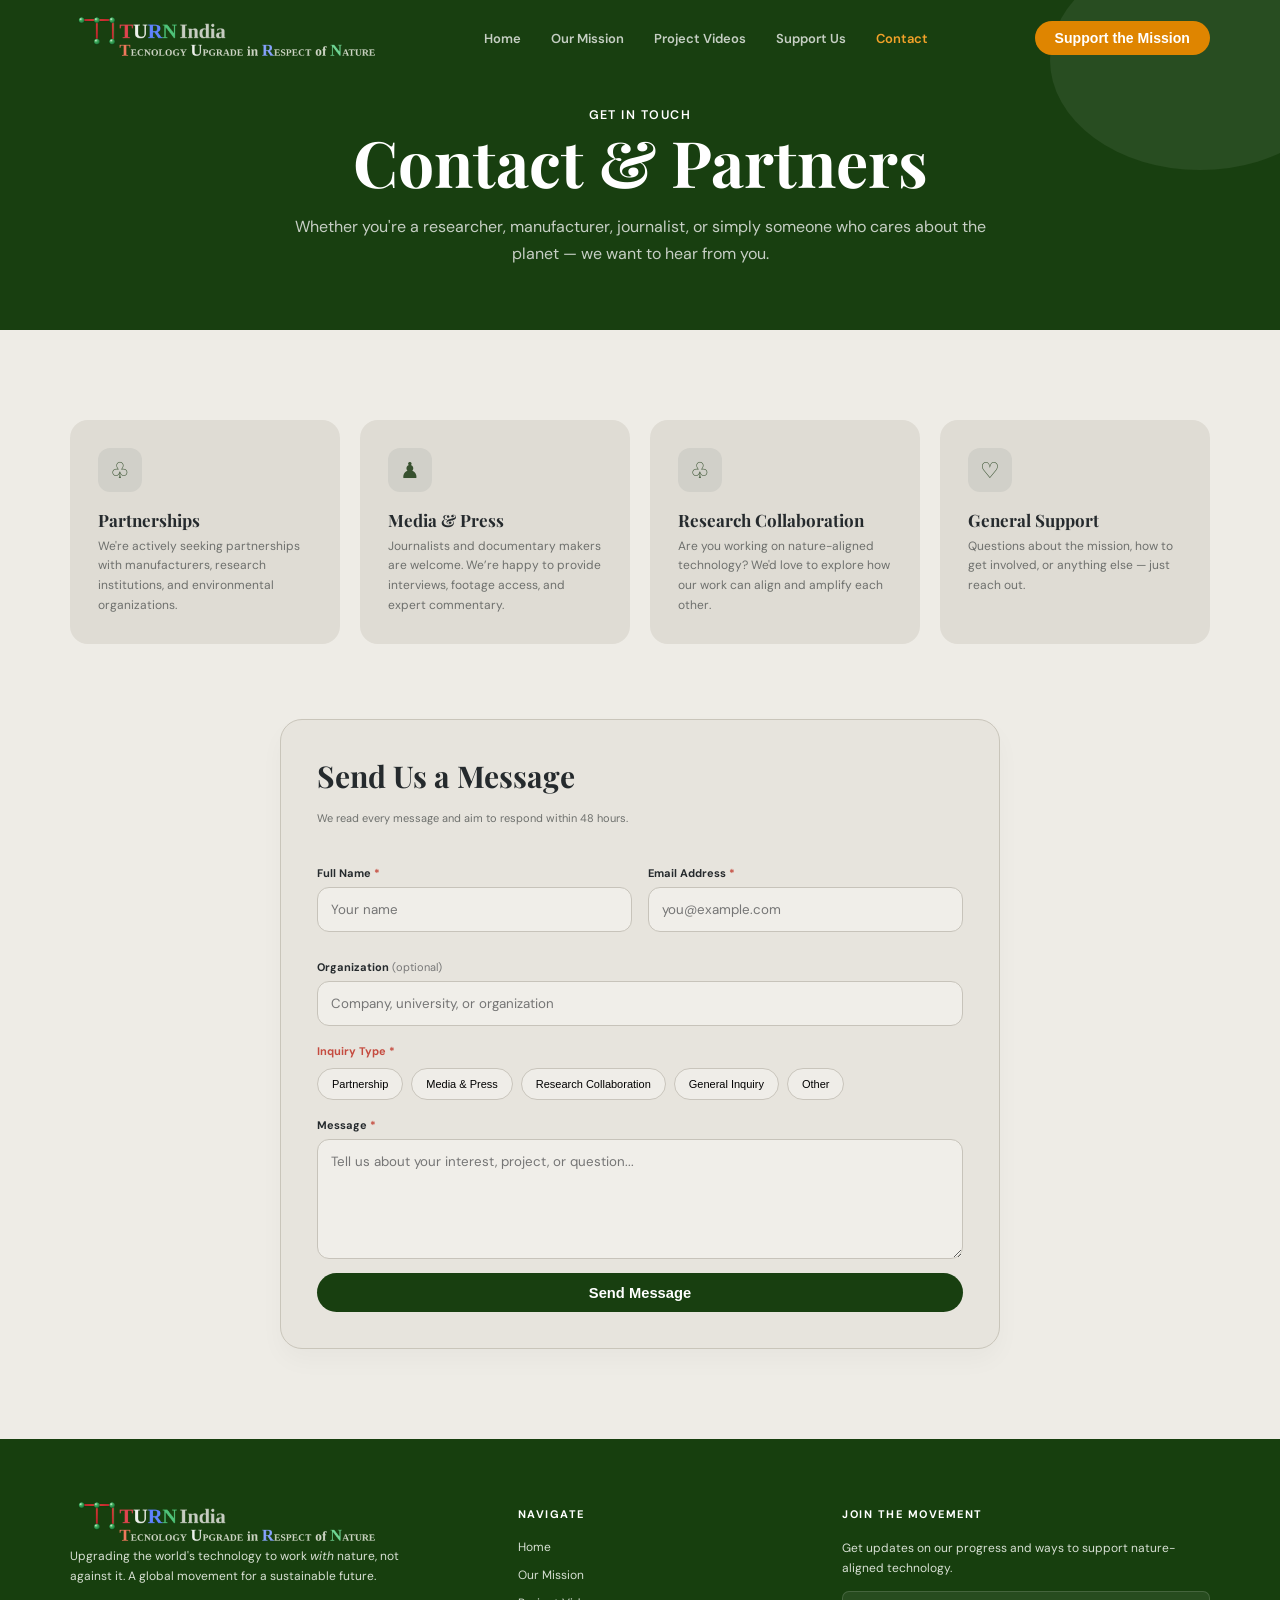
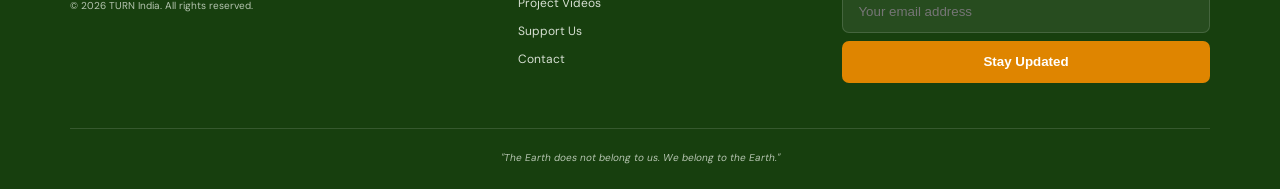
<file: contact.html>
<!DOCTYPE html>
<html lang="en">

<head>
  <meta charset="UTF-8">
  <meta name="viewport" content="width=device-width, initial-scale=1.0">
  <title>Contact & Partners | TurnIndia</title>
  <meta content="width=device-width, initial-scale=1.0" name="viewport">
  <meta content="TurnIndia | Upgrade Technology Protect Nature." name="keywords">
  <meta content="A modern environmental technology movement." name="description">
  <link id="favicon" rel="shortcut icon" href="assets/favicon.png" type="image/x-png">
  <link rel="preconnect" href="https://fonts.googleapis.com">
  <link rel="preconnect" href="https://fonts.gstatic.com" crossorigin>
   <link rel="stylesheet" href="https://cdnjs.cloudflare.com/ajax/libs/font-awesome/6.5.1/css/all.min.css">
  <link
    href="https://fonts.googleapis.com/css2?family=DM+Sans:wght@400;500;600;700&family=Playfair+Display:wght@600;700;800&display=swap"
    rel="stylesheet">
  <link rel="stylesheet" href="assets/style.css">
</head>

<body>
  <header class="navbar">
    <!-- <a href="index.html" class="brand">
      <img src="assets/logo.png" alt="TURN India logo" class="brand-logo">
    </a>
    <button class="menu-toggle"><span></span><span></span></button> -->
    <a href="index.html" class="brand">
      <picture>
        <source media="(max-width: 576px)" srcset="assets/logo-mobile.png">
        <img src="assets/logo.png" alt="TURN India logo" class="brand-logo">
      </picture>
    </a>
    <button class="menu-toggle" aria-label="Open menu">
      <i class="fas fa-align-left"></i>
    </button>
    <nav>
      <a href="index.html">Home</a>
      <a href="mission.html">Our Mission</a>
      <a href="videos.html">Project Videos</a>
      <a href="support.html">Support Us</a>
      <a href="contact.html" class="active">Contact</a>
    </nav>

    <a class="btn btn-orange nav-cta" href="support.html">Support the Mission</a>
  </header>

  <main>
    <section class="contact-hero">
      <div class="shape"></div>
      <div class="center reveal">
        <span class="eyebrow">GET IN TOUCH</span>
        <h1>Contact & Partners</h1>
        <p>Whether you're a researcher, manufacturer, journalist, or simply someone who cares about the planet — we want
          to hear from you.</p>
      </div>
    </section>

    <section class="contact-main section">
      <div class="contact-options">
        <div class="contact-option reveal">
          <div class="icon">♧</div>
          <h3>Partnerships</h3>
          <p>We're actively seeking partnerships with manufacturers, research institutions, and environmental
            organizations.</p>
        </div>
        <div class="contact-option reveal delay-1">
          <div class="icon">♟</div>
          <h3>Media & Press</h3>
          <p>Journalists and documentary makers are welcome. We’re happy to provide interviews, footage access, and
            expert commentary.</p>
        </div>
        <div class="contact-option reveal delay-2">
          <div class="icon">♧</div>
          <h3>Research Collaboration</h3>
          <p>Are you working on nature-aligned technology? We'd love to explore how our work can align and amplify each
            other.</p>
        </div>
        <div class="contact-option reveal delay-3">
          <div class="icon">♡</div>
          <h3>General Support</h3>
          <p>Questions about the mission, how to get involved, or anything else — just reach out.</p>
        </div>
      </div>

      <form id="message" class="contact-form reveal">
        <h2>Send Us a Message</h2>
        <p>We read every message and aim to respond within 48 hours.</p>
        <div class="form-row"><label>Full Name <b>*</b><input type="text" name="name" placeholder="Your name"
              required></label><label>Email Address <b>*</b><input type="email" name="email"
              placeholder="you@example.com" required></label></div>
        <label>Organization <span>(optional)</span><input type="text" name="subject"
            placeholder="Company, university, or organization"></label>
        <div class="inquiry"><b>Inquiry Type *</b>
          <div class="chips"><button type="button" data-type="Partnership">Partnership</button><button type="button"
              data-type="Media & Press">Media & Press</button><button type="button"
              data-type="Research Collaboration">Research Collaboration</button><button type="button"
              data-type="General Inquiry">General Inquiry</button><button type="button" data-type="Other">Other</button>
          </div><input type="hidden" id="inquiryType" required>
        </div>
        <label>Message <b>*</b><textarea name="message"
            placeholder="Tell us about your interest, project, or question..." required></textarea></label>
        <button class="btn btn-green full" type="submit">Send Message</button>
      </form>
    </section>
  </main>
  <footer class="footer">
    <div class="footer-grid">
      <div>
        <a class="brand" href="index.html">
          <img src="assets/logo.png" alt="TURN India logo" class="brand-logo">
          <!-- <span class="brand-mark">T</span><span><b>TURN</b> India<small>Upgrade in Progress</small></span> -->
        </a>
        <p>Upgrading the world's technology to work <i>with</i> nature, not against it. A global movement for a
          sustainable future.</p><small>© 2026 TURN India. All rights reserved.</small>
      </div>
      <div>
        <h4>NAVIGATE</h4>
        <a href="index.html">Home</a>
        <a href="mission.html">Our Mission</a>
        <a href="videos.html">Project Videos</a>
        <a href="support.html">Support Us</a>
        <a href="contact.html">Contact</a>
      </div>
      <div>
        <h4>JOIN THE MOVEMENT</h4>
        <p>Get updates on our progress and ways to support nature-aligned technology.</p>
        <form class="newsletter"><input type="email" placeholder="Your email address" required><button>Stay
            Updated</button></form>
      </div>
    </div>
    <div class="footer-bottom"><i>"The Earth does not belong to us. We belong to the Earth."</i></div>
  </footer>
  <div class="toast" id="toast"></div>
  <script src="https://code.jquery.com/jquery-3.7.1.min.js"></script>
  <script src="assets/script.js"></script>
  <script>
    // ---- Inquiry type chip selection ----
    const chipButtons = document.querySelectorAll(".chips button");
    const inquiryInput = document.getElementById("inquiryType");

    chipButtons.forEach((btn) => {
      btn.addEventListener("click", () => {
        chipButtons.forEach((b) => b.classList.remove("active"));
        btn.classList.add("active");
        inquiryInput.value = btn.dataset.type;
      });
    });

    // ---- Form submission ----
    const form = document.getElementById("message");
    const toast = document.getElementById("toast");

    function showToast(text, isError = false) {
      toast.textContent = text;
      toast.classList.add("show");
      toast.classList.toggle("error", isError);
      setTimeout(() => toast.classList.remove("show"), 3500);
    }

    form.addEventListener("submit", async function (e) {
      e.preventDefault();

      if (!inquiryInput.value) {
        showToast("Please select an inquiry type.", true);
        return;
      }

      const formData = new FormData(form);
      const payload = {
        name: formData.get("name"),
        email: formData.get("email"),
        subject: formData.get("subject"),
        // inquiryType: inquiryInput.value,
        message: formData.get("message"),
      };

      const submitBtn = form.querySelector("button[type='submit']");
      const originalText = submitBtn.textContent;
      submitBtn.disabled = true;
      submitBtn.textContent = "Sending...";

      try {
        //const res = await fetch("http://localhost:3000/api/public/contact", {
        const res = await fetch("https://turn-india-next.vercel.app/api/contacts", {
          method: "POST",
          headers: { "Content-Type": "application/json" },
          body: JSON.stringify(payload),
        });

        const result = await res.json();

        if (res.ok && result.success) {
          showToast("Message sent! We'll get back to you within 48 hours.");
          form.reset();
          chipButtons.forEach((b) => b.classList.remove("active"));
          inquiryInput.value = "";
        } else {
          showToast(result.message || "Something went wrong. Please try again.", true);
        }
      } catch (err) {
        console.error("Contact form submit error:", err);
        showToast("Network error. Please try again later.", true);
      } finally {
        submitBtn.disabled = false;
        submitBtn.textContent = originalText;
      }
    });
  </script>
</body>

</html>
</file>
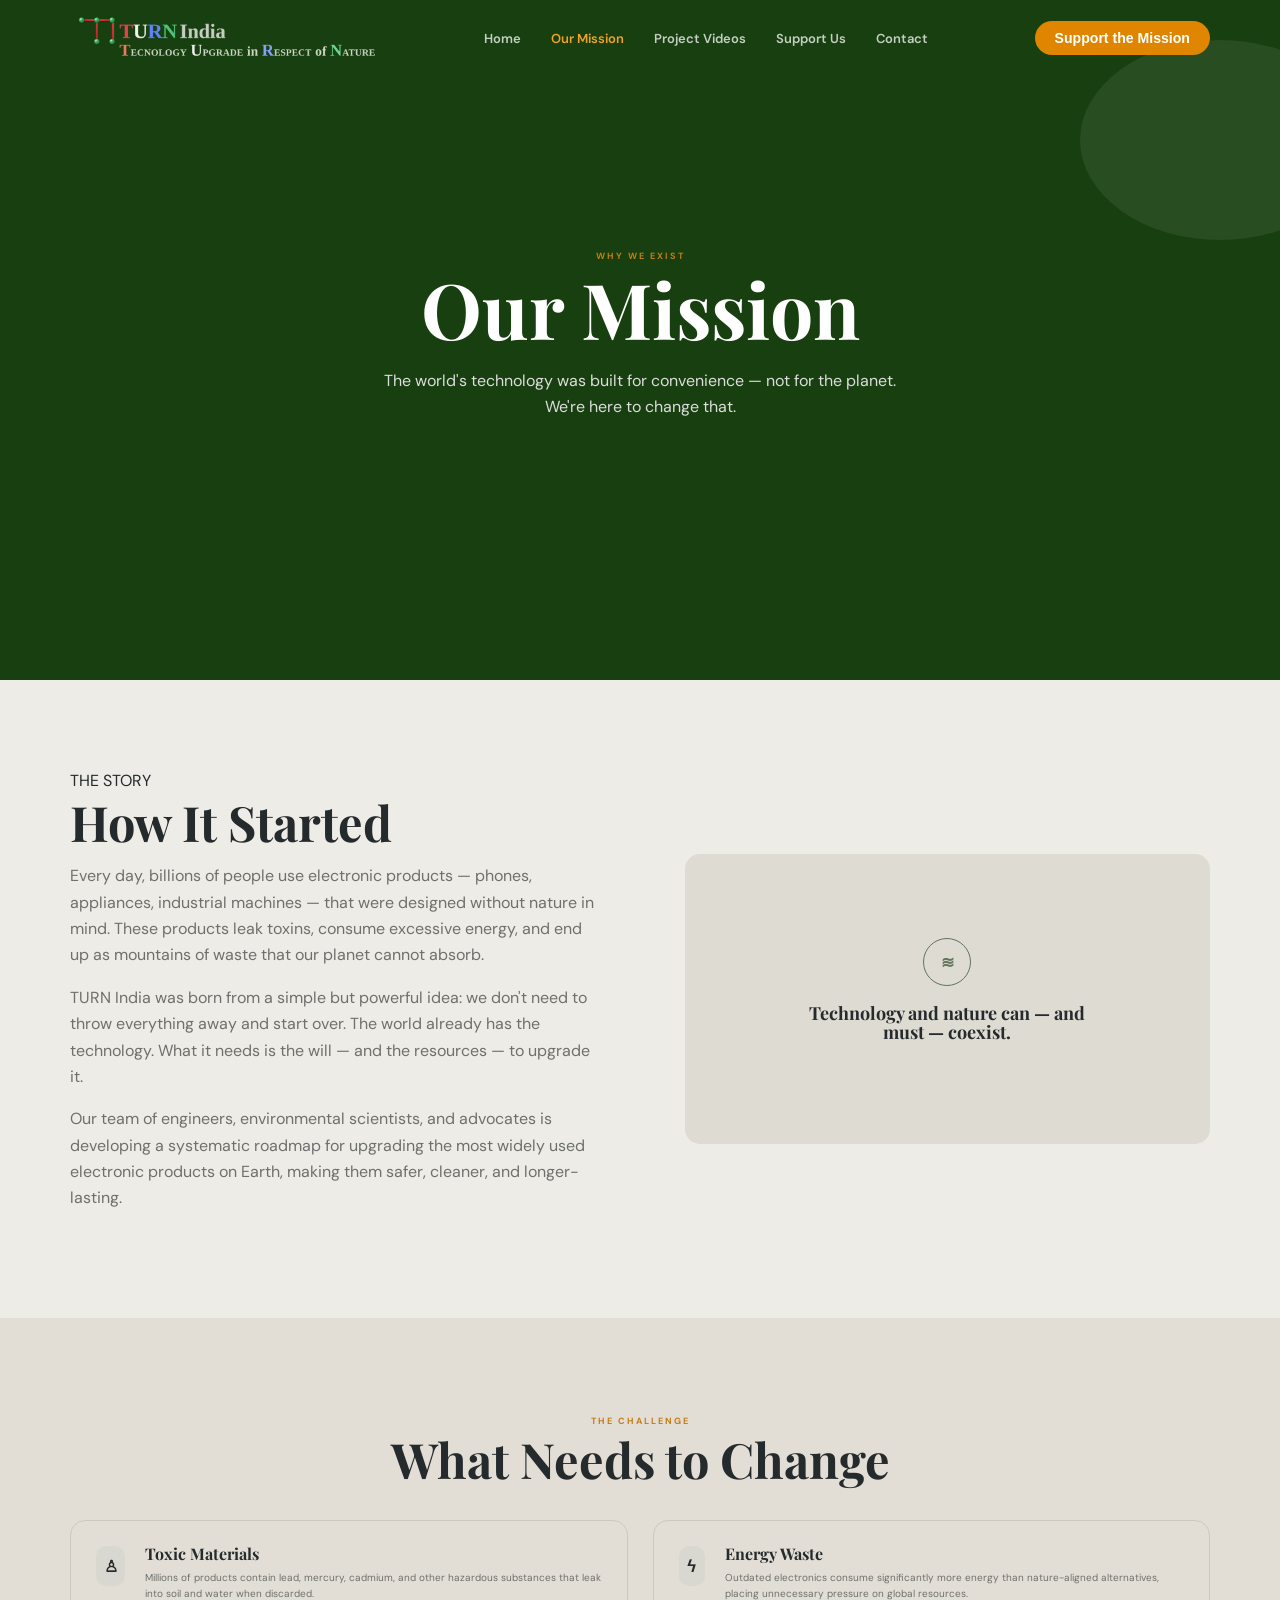
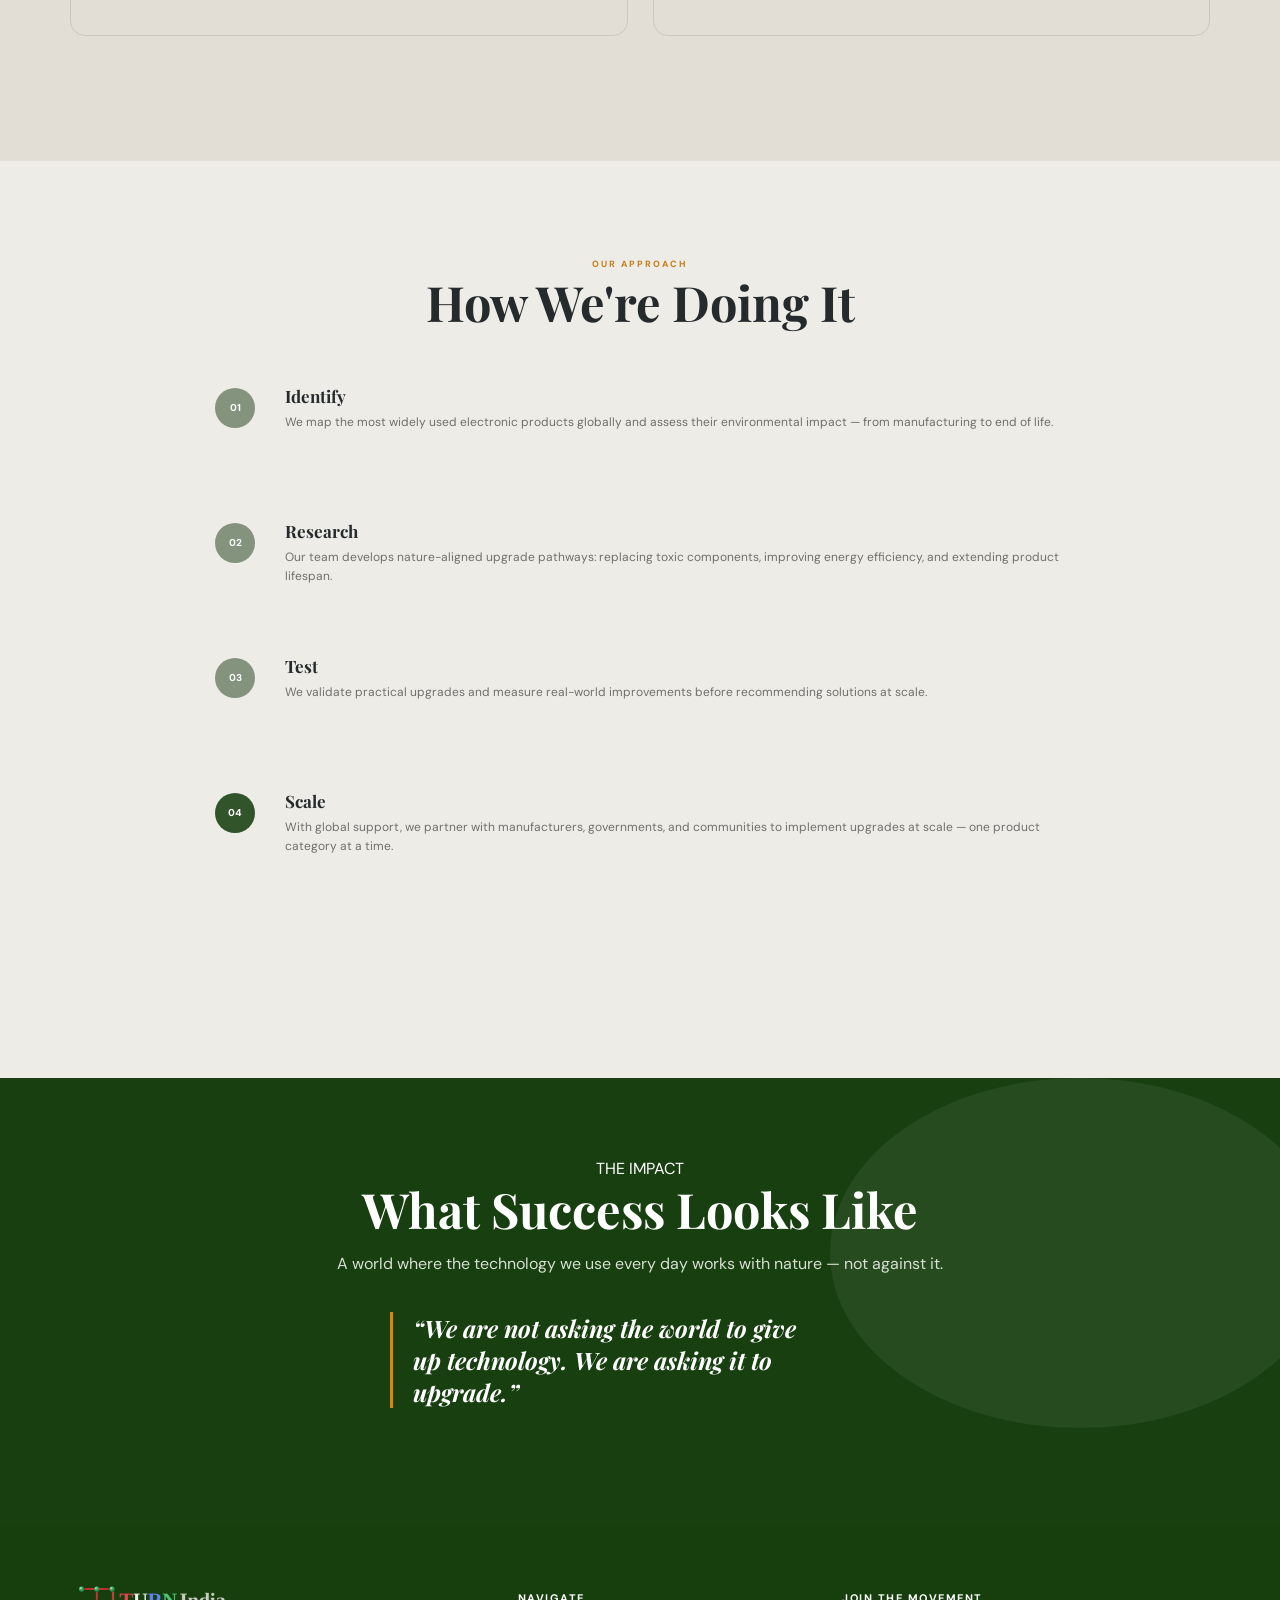
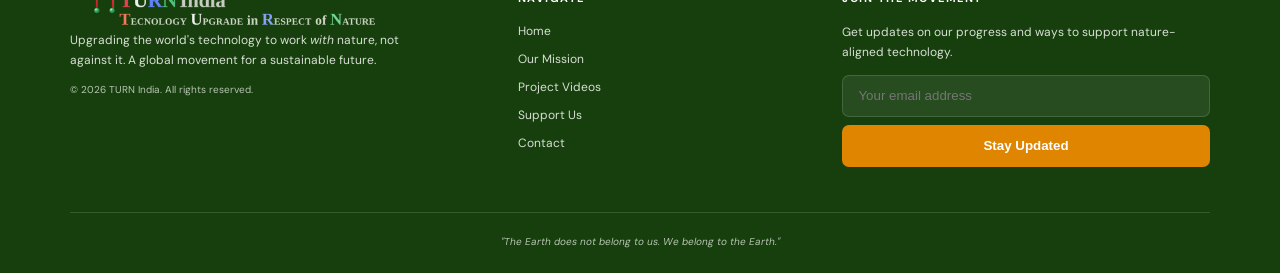
<file: mission.html>
<!DOCTYPE html>
<html lang="en">

<head>
    <meta charset="UTF-8">
    <meta name="viewport" content="width=device-width, initial-scale=1.0">
    <title>Mission | TurnIndia</title>
    <meta content="width=device-width, initial-scale=1.0" name="viewport">
    <meta content="TurnIndia | Upgrade Technology Protect Nature." name="keywords">
    <meta content="A modern environmental technology movement." name="description">
    <!-- Favicon -->
    <link id="favicon" rel="shortcut icon" href="assets/favicon.png" type="image/x-png">
    <link rel="stylesheet" href="https://cdnjs.cloudflare.com/ajax/libs/font-awesome/6.5.1/css/all.min.css">
    <link rel="preconnect" href="https://fonts.googleapis.com">
    <link rel="preconnect" href="https://fonts.gstatic.com" crossorigin>
    <link
        href="https://fonts.googleapis.com/css2?family=DM+Sans:wght@400;500;600;700&family=Playfair+Display:wght@600;700;800&display=swap"
        rel="stylesheet">
    <link rel="stylesheet" href="assets/style.css">
</head>

<body>
    <!-- <header class="navbar solid"> -->
    <header class="navbar">
        <!-- <a class="brand" href="index.html">
            <img src="assets/logo.png" alt="TURN India logo" class="brand-logo">
        </a>
        <button class="menu-toggle" aria-label="Open menu"><span></span><span></span></button> -->
        <a href="index.html" class="brand">
            <picture>
                <source media="(max-width: 576px)" srcset="assets/logo-mobile.png">
                <img src="assets/logo.png" alt="TURN India logo" class="brand-logo">
            </picture>
        </a>
        <button class="menu-toggle" aria-label="Open menu">
            <i class="fas fa-align-left"></i>
        </button>
        <nav>
            <a href="index.html">Home</a>
            <a class="active" href="mission.html">Our Mission</a>
            <a href="videos.html">Project Videos</a>
            <a href="support.html">Support Us</a>
            <a href="contact.html">Contact</a>
        </nav>
        <a class="btn btn-orange nav-cta" href="support.html">Support the Mission</a>
    </header>
    <section class="hero"><i class="orb"></i>
        <div class="reveal"><span>WHY WE EXIST</span>
            <h1>Our Mission</h1>
            <p>The world's technology was built for convenience — not for the planet.<br>We're here to change that.
            </p>
        </div>
    </section>
    <section class="section story">
        <div class="two">
            <article class="reveal"><span>THE STORY</span>
                <h2>How It Started</h2>
                <p>Every day, billions of people use electronic products — phones, appliances, industrial machines —
                    that were designed without nature in mind. These products leak toxins, consume excessive energy,
                    and
                    end up as mountains of waste that our planet cannot absorb.</p>
                <p>TURN India was born from a simple but powerful idea: we don't need to throw everything away and
                    start
                    over. The world already has the technology. What it needs is the will — and the resources — to
                    upgrade it.</p>
                <p>Our team of engineers, environmental scientists, and advocates is developing a systematic roadmap
                    for
                    upgrading the most widely used electronic products on Earth, making them safer, cleaner, and
                    longer-lasting.</p>
            </article>
            <aside class="quote reveal"><b>≋</b>
                <h3>Technology and nature can — and<br>must — coexist.</h3>
            </aside>
        </div>
    </section>
    <section class="section tinted">
        <div class="center reveal"><span>THE CHALLENGE</span>
            <h2>What Needs to Change</h2>
        </div>
        <div class="cards">
            <article class="reveal"><b>♙</b>
                <div>
                    <h3>Toxic Materials</h3>
                    <p>Millions of products contain lead, mercury, cadmium, and other hazardous substances that leak
                        into soil and water when discarded.</p>
                </div>
            </article>
            <article class="reveal"><b>ϟ</b>
                <div>
                    <h3>Energy Waste</h3>
                    <p>Outdated electronics consume significantly more energy than nature-aligned alternatives,
                        placing
                        unnecessary pressure on global resources.</p>
                </div>
            </article>
        </div>
    </section>
    <section class="section">
        <div class="center reveal"><span>OUR APPROACH</span>
            <h2>How We're Doing It</h2>
        </div>
        <div class="timeline">
            <article class="reveal"><b>01</b>
                <div>
                    <h3>Identify</h3>
                    <p>We map the most widely used electronic products globally and assess their environmental
                        impact —
                        from manufacturing to end of life.</p>
                </div>
            </article>
            <article class="reveal"><b>02</b>
                <div>
                    <h3>Research</h3>
                    <p>Our team develops nature-aligned upgrade pathways: replacing toxic components, improving
                        energy
                        efficiency, and extending product lifespan.</p>
                </div>
            </article>
            <article class="reveal"><b>03</b>
                <div>
                    <h3>Test</h3>
                    <p>We validate practical upgrades and measure real-world improvements before recommending
                        solutions
                        at scale.</p>
                </div>
            </article>
            <article class="reveal"><b>04</b>
                <div>
                    <h3>Scale</h3>
                    <p>With global support, we partner with manufacturers, governments, and communities to implement
                        upgrades at scale — one product category at a time.</p>
                </div>
            </article>
        </div>
    </section>
    <section class="impact"><i></i>
        <div class="center reveal"><span>THE IMPACT</span>
            <h2>What Success Looks Like</h2>
            <p>A world where the technology we use every day works with nature — not against it.</p>
            <blockquote>“We are not asking the world to give<br>up technology. We are asking it to<br>upgrade.”
            </blockquote>
        </div>
    </section>
    <footer class="footer">
        <div class="footer-grid">
            <div>
                <a class="brand" href="index.html">
                    <img src="assets/logo.png" alt="TURN India logo" class="brand-logo">
                </a>
                <p>Upgrading the world's technology to work <i>with</i> nature, not against it. A global movement for a
                    sustainable future.</p><small>© 2026 TURN India. All rights reserved.</small>
            </div>
            <div>
                <h4>NAVIGATE</h4>
                <a href="index.html">Home</a>
                <a href="mission.html">Our Mission</a>
                <a href="videos.html">Project Videos</a>
                <a href="support.html">Support Us</a>
                <a href="contact.html">Contact</a>
            </div>
            <div>
                <h4>JOIN THE MOVEMENT</h4>
                <p>Get updates on our progress and ways to support nature-aligned technology.</p>
                <form class="newsletter"><input type="email" placeholder="Your email address" required><button>Stay
                        Updated</button></form>
            </div>
        </div>
        <div class="footer-bottom"><i>"The Earth does not belong to us. We belong to the Earth."</i></div>
    </footer>
    <div class="toast" id="toast"></div>
    <div class="toast"></div>
    <script src="https://code.jquery.com/jquery-3.7.1.min.js"></script>
    <script src="assets/script.js"></script>
</body>

</html>
</file>
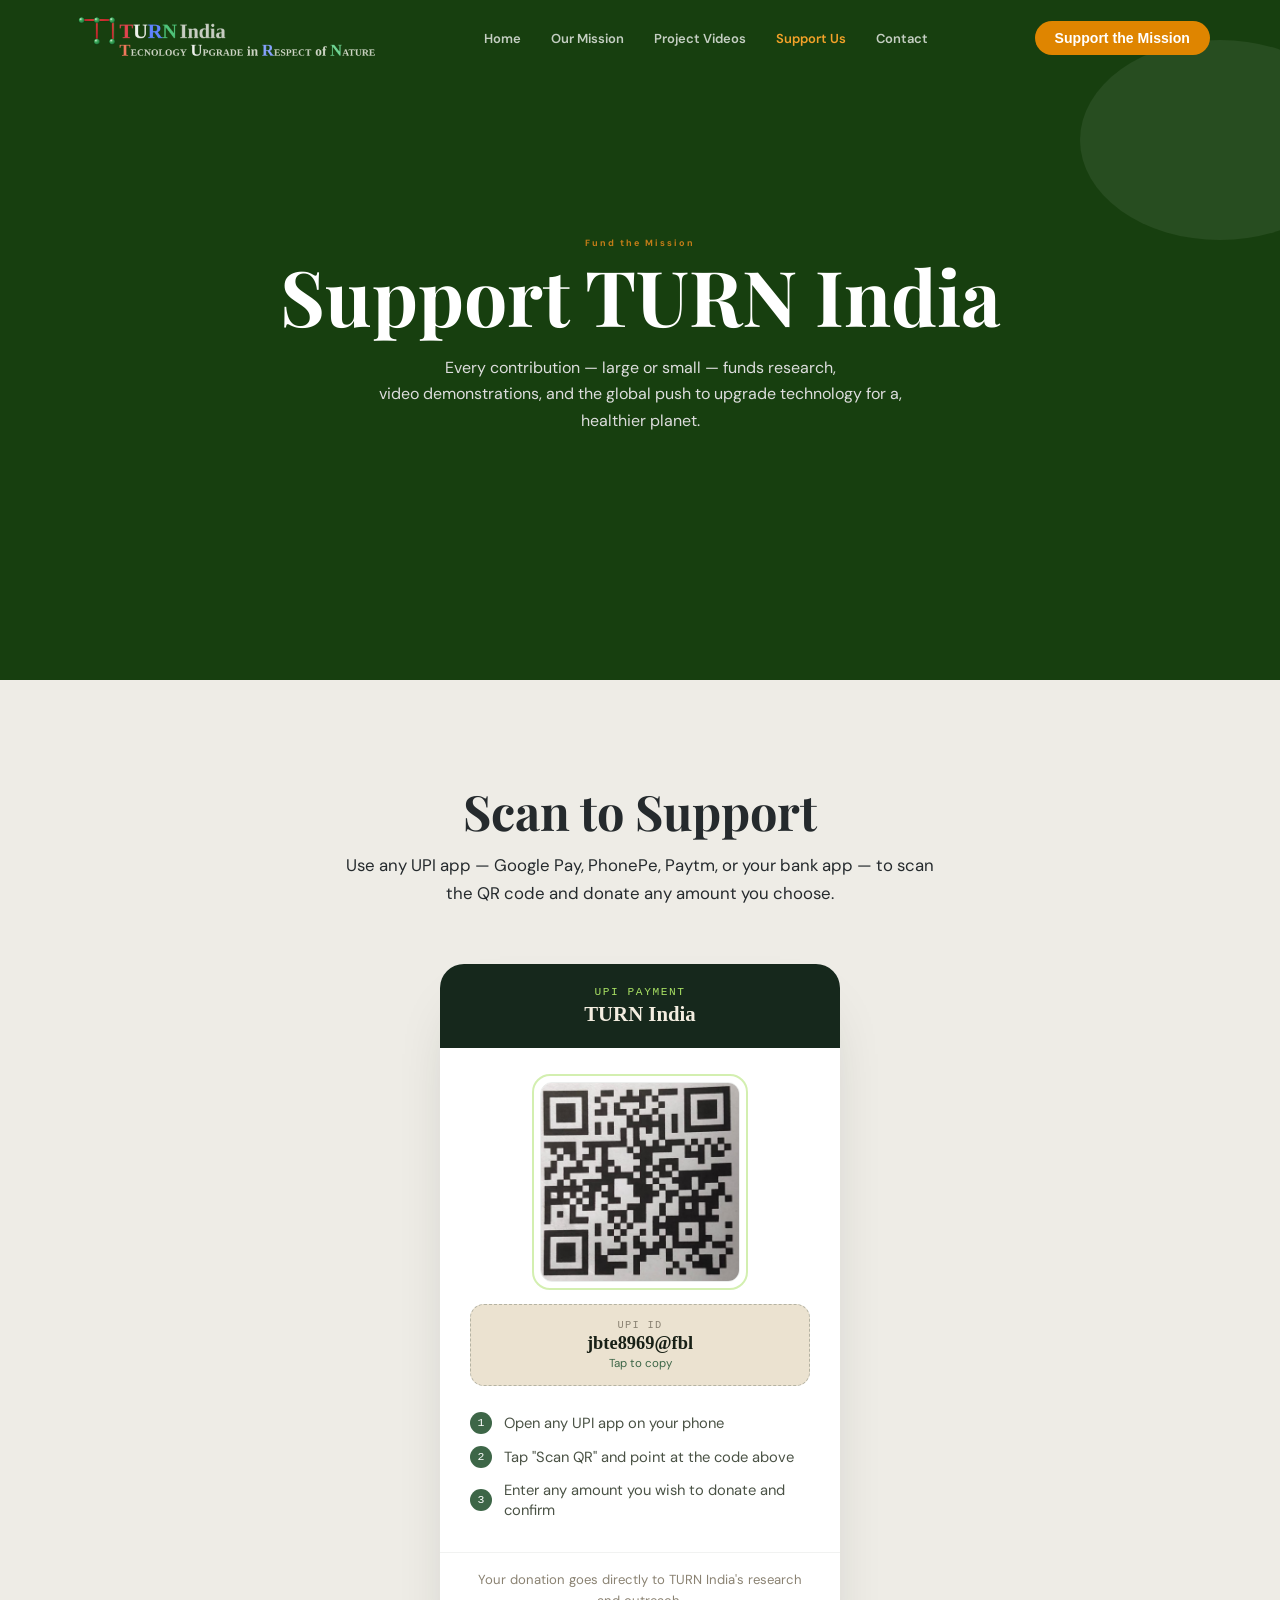
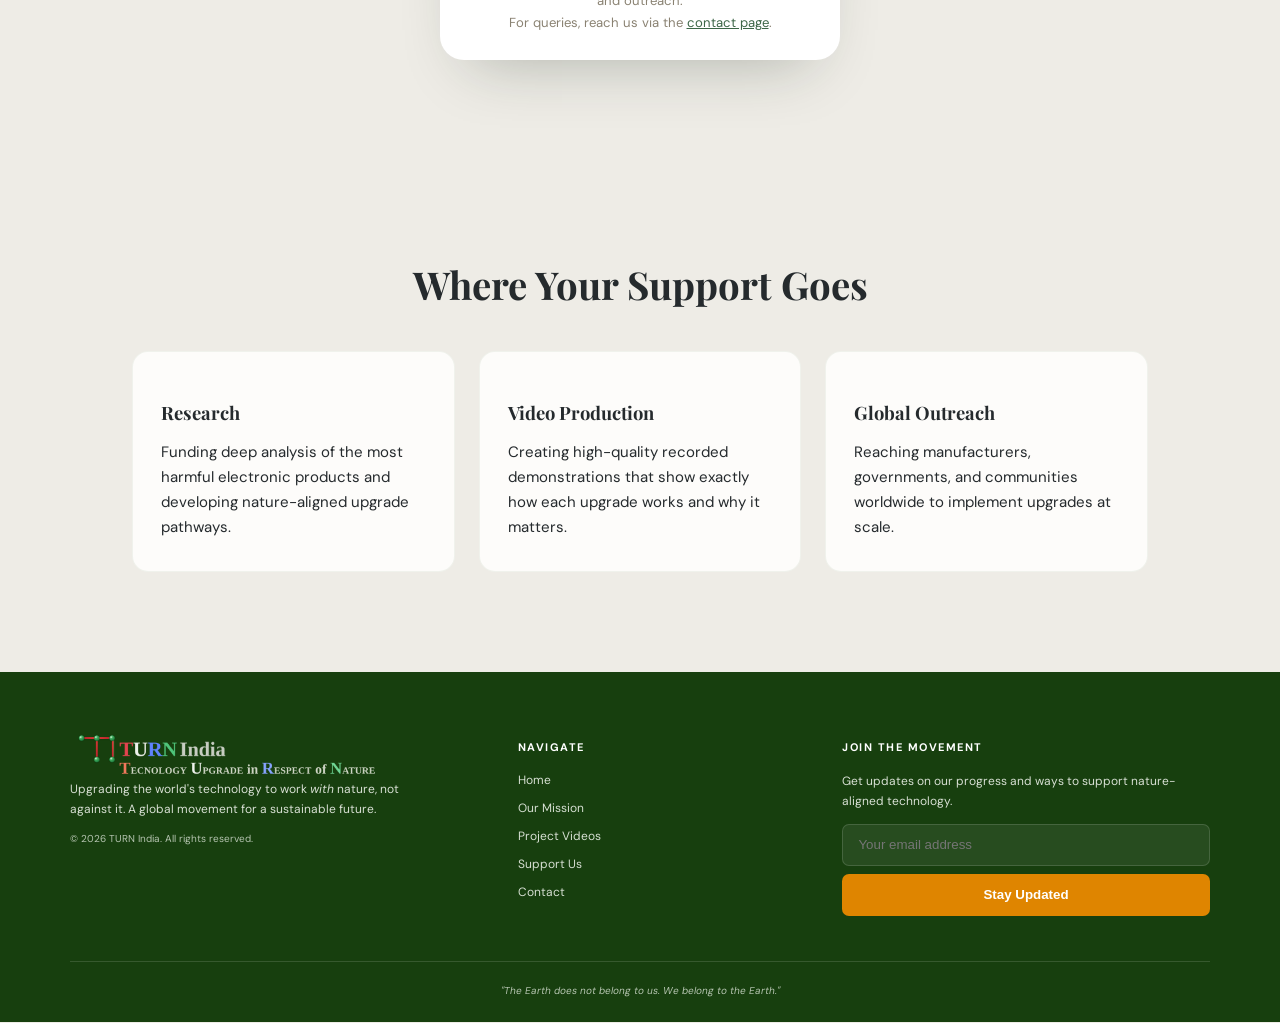
<file: support.html>
<!DOCTYPE html>
<html lang="en">

<head>
    <meta charset="UTF-8">
    <meta name="viewport" content="width=device-width, initial-scale=1.0">
    <title>Support | TurnIndia</title>
    <meta content="width=device-width, initial-scale=1.0" name="viewport">
    <meta content="TurnIndia | Upgrade Technology Protect Nature." name="keywords">
    <meta content="A modern environmental technology movement." name="description">
    <!-- Favicon -->
    <link id="favicon" rel="shortcut icon" href="assets/favicon.png" type="image/x-png">
    <link rel="stylesheet" href="https://cdnjs.cloudflare.com/ajax/libs/font-awesome/6.5.1/css/all.min.css">
    <link rel="preconnect" href="https://fonts.googleapis.com">
    <link rel="preconnect" href="https://fonts.gstatic.com" crossorigin>
    <link
        href="https://fonts.googleapis.com/css2?family=DM+Sans:wght@400;500;600;700&family=Playfair+Display:wght@600;700;800&display=swap"
        rel="stylesheet">
    <link rel="stylesheet" href="assets/style.css">
    <script src="assets/vendor/jquery.min.js"></script>
    <script src="assets/support.js"></script>
</head>

<body>
    <header class="navbar">
        <a href="index.html" class="brand">
            <picture>
                <source media="(max-width: 576px)" srcset="assets/logo-mobile.png">
                <img src="assets/logo.png" alt="TURN India logo" class="brand-logo">
            </picture>
        </a>
        <button class="menu-toggle" aria-label="Open menu">
            <i class="fas fa-align-left"></i>
        </button>
        <!-- <a class="brand" href="index.html">
            <img src="assets/logo.png" alt="TURN India logo" class="brand-logo">
        </a>
        <button class="menu-toggle" aria-label="Open menu"><span></span><span></span></button> -->
        <nav>
            <a href="index.html">Home</a>
            <a href="mission.html">Our Mission</a>
            <a href="videos.html">Project Videos</a>
            <a class="active" href="support.html">Support Us</a>
            <a href="contact.html">Contact</a>
        </nav>
        <a class="btn btn-orange nav-cta" href="support.html">Support the Mission</a>
    </header>
    <section class="hero"><i class="orb"></i>
        <div class="reveal"><span>Fund the Mission</span>
            <h1>Support TURN India</h1>
            <p>Every contribution — large or small — funds research,<br> video demonstrations,
                and the global push to upgrade technology for a,<br> healthier planet.</p>
            </p>
        </div>
    </section>
    <!-- ================= SCAN TO SUPPORT ================= -->
    <section class="scan" id="support-card">
        <div class="section-inner">
            <h2 class="reveal">Scan to Support</h2>
            <p class="lede reveal">Use any UPI app — Google Pay, PhonePe, Paytm, or your bank app — to scan the QR code
                and donate any amount you choose.</p>

            <div class="upi-card reveal">
                <div class="upi-card-head">
                    <span>UPI Payment</span>
                    <strong>TURN India</strong>
                </div>

                <div class="upi-card-body">
                    <div class="qr-wrap">
                        <div class="qr-ring" aria-hidden="true"></div>
                        <img src="assets/qr-code.jpg" alt="UPI QR code for TURN India donations" class="qr-img">
                    </div>

                    <button class="upi-id" id="upiCopy" data-id="jbte8969@fbl" type="button">
                        <span class="upi-id-label">UPI ID</span>
                        <span class="upi-id-value">jbte8969@fbl</span>
                        <span class="upi-id-action">Tap to copy</span>
                    </button>

                    <ol class="upi-steps">
                        <li><span>1</span>Open any UPI app on your phone</li>
                        <li><span>2</span>Tap "Scan QR" and point at the code above</li>
                        <li><span>3</span>Enter any amount you wish to donate and confirm</li>
                    </ol>
                </div>

                <p class="upi-card-foot">Your donation goes directly to TURN India's research and outreach.<br>For
                    queries, reach us via the <a href="#contact">contact page</a>.</p>
            </div>
        </div>
    </section>

    <!-- ================= WHERE YOUR SUPPORT GOES ================= -->
    <section class="goes">
        <div class="section-inner">
            <h2 class="reveal">Where Your Support Goes</h2>

            <div class="goes-grid">
                <article class="goes-card reveal">
                    <h3>Research</h3>
                    <p>Funding deep analysis of the most harmful electronic products and developing nature-aligned
                        upgrade pathways.</p>
                </article>
                <article class="goes-card reveal">
                    <h3>Video Production</h3>
                    <p>Creating high-quality recorded demonstrations that show exactly how each upgrade works and why it
                        matters.</p>
                </article>
                <article class="goes-card reveal">
                    <h3>Global Outreach</h3>
                    <p>Reaching manufacturers, governments, and communities worldwide to implement upgrades at scale.
                    </p>
                </article>
            </div>
        </div>
    </section>
    <footer class="footer">
        <div class="footer-grid">
            <div>
                <a class="brand" href="index.html">
                    <img src="assets/logo.png" alt="TURN India logo" class="brand-logo">
                </a>
                <p>Upgrading the world's technology to work <i>with</i> nature, not against it. A global movement for a
                    sustainable future.</p><small>© 2026 TURN India. All rights reserved.</small>
            </div>
            <div>
                <h4>NAVIGATE</h4>
                <a href="index.html">Home</a>
                <a href="mission.html">Our Mission</a>
                <a href="videos.html">Project Videos</a>
                <a href="support.html">Support Us</a>
                <a href="contact.html">Contact</a>
            </div>
            <div>
                <h4>JOIN THE MOVEMENT</h4>
                <p>Get updates on our progress and ways to support nature-aligned technology.</p>
                <form class="newsletter"><input type="email" placeholder="Your email address" required><button>Stay
                        Updated</button></form>
            </div>
        </div>
        <div class="footer-bottom"><i>"The Earth does not belong to us. We belong to the Earth."</i></div>
    </footer>
    <div class="toast" id="toast"></div>
    <!-- <script src="https://code.jquery.com/jquery-3.7.1.min.js"></script> -->
    <script src="assets/script.js"></script>
</body>

</html>
</file>
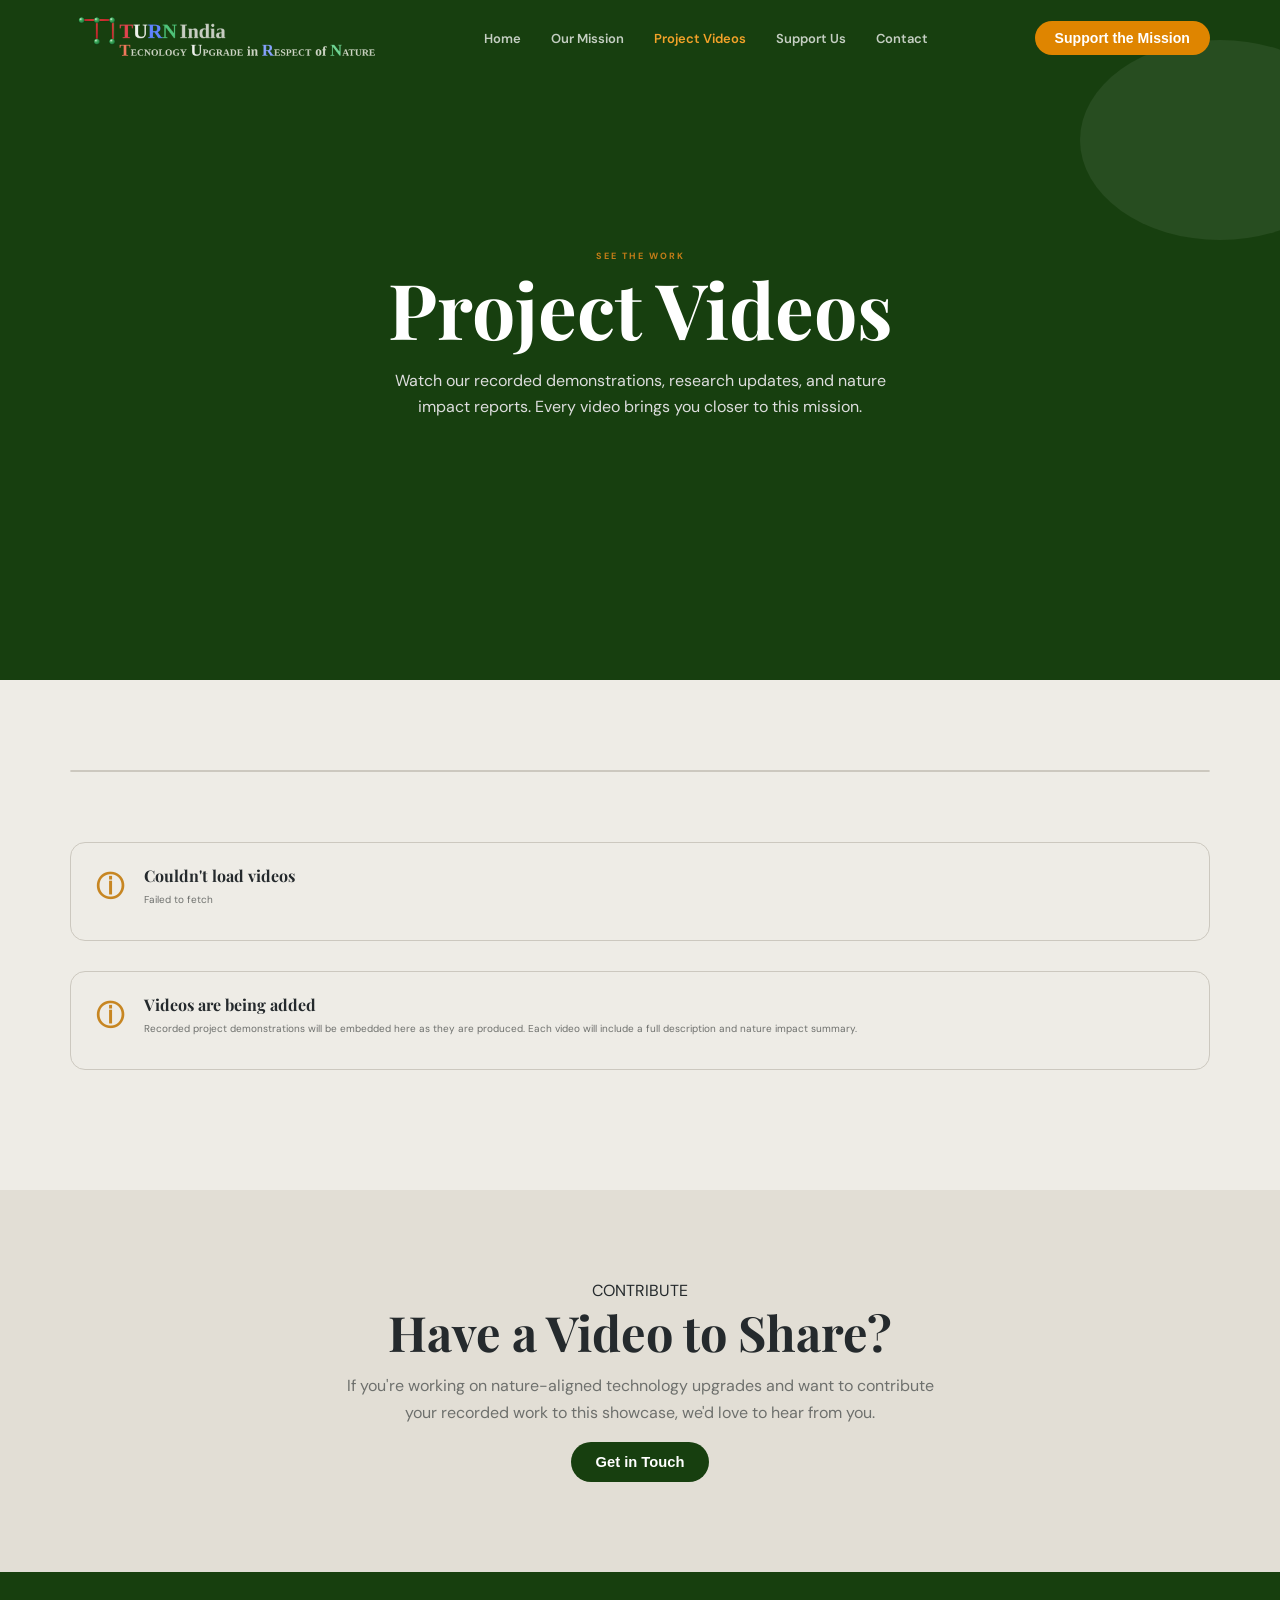
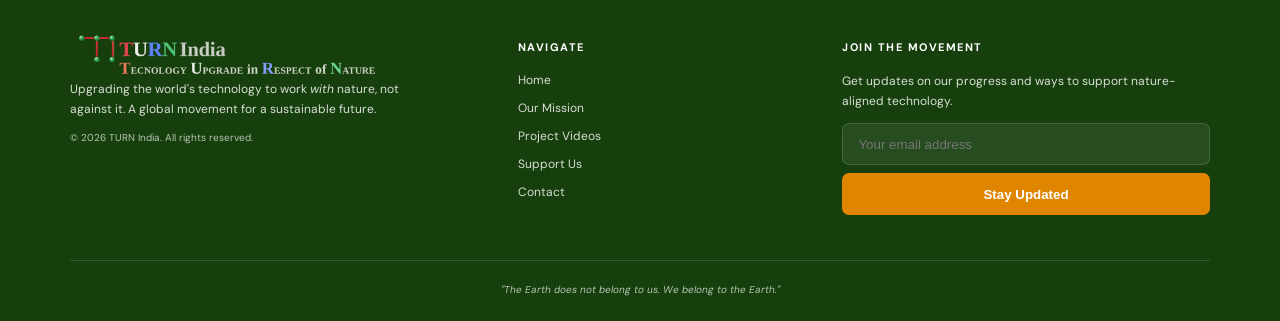
<file: videos.html>
<!DOCTYPE html>
<html lang="en">

<head>
    <meta charset="UTF-8">
    <meta name="viewport" content="width=device-width, initial-scale=1.0">
    <title>Project Videos | TurnIndia</title>
    <meta content="width=device-width, initial-scale=1.0" name="viewport">
    <meta content="TurnIndia | Upgrade Technology Protect Nature." name="keywords">
    <meta content="A modern environmental technology movement." name="description">
    <link id="favicon" rel="shortcut icon" href="assets/favicon.png" type="image/x-png">
    <link rel="stylesheet" href="https://cdnjs.cloudflare.com/ajax/libs/font-awesome/6.5.1/css/all.min.css">
    <link rel="preconnect" href="https://fonts.googleapis.com">
    <link rel="preconnect" href="https://fonts.gstatic.com" crossorigin>
    <link
        href="https://fonts.googleapis.com/css2?family=DM+Sans:wght@400;500;600;700&family=Playfair+Display:wght@600;700;800&display=swap"
        rel="stylesheet">
    <link rel="stylesheet" href="assets/style.css">
    <style>
        .video-modal {
            position: fixed;
            inset: 0;
            z-index: 999;
            display: none;
            align-items: center;
            justify-content: center;
        }

        .video-modal.open {
            display: flex;
        }

        .video-modal-backdrop {
            position: absolute;
            inset: 0;
            background: rgba(0, 0, 0, 0.75);
        }

        .video-modal-content {
            position: relative;
            z-index: 1;
            background: #fff;
            border-radius: 12px;
            max-width: 800px;
            width: 92%;
            overflow: hidden;
        }

        .video-modal-content video {
            width: 100%;
            max-height: 60vh;
            background: #000;
            display: block;
        }

        .video-modal-info {
            padding: 16px 20px;
        }

        .video-modal-close {
            position: absolute;
            top: 10px;
            right: 12px;
            z-index: 2;
            background: rgba(0, 0, 0, 0.6);
            color: #fff;
            border: none;
            border-radius: 50%;
            width: 32px;
            height: 32px;
            cursor: pointer;
            font-size: 16px;
        }
    </style>
</head>

<body>
    <header class="navbar">
        <a href="index.html" class="brand">
            <picture>
                <source media="(max-width: 576px)" srcset="assets/logo-mobile.png">
                <img src="assets/logo.png" alt="TURN India logo" class="brand-logo">
            </picture>
        </a>
        <button class="menu-toggle" aria-label="Open menu">
            <i class="fas fa-align-left"></i>
        </button>
        <!-- <a class="brand" href="index.html">
            <img src="assets/logo.png" alt="TURN India logo" class="brand-logo">
        </a>
        <button class="menu-toggle" aria-label="Open menu"><span></span><span></span></button> -->
        <nav>
            <a href="index.html">Home</a>
            <a href="mission.html">Our Mission</a>
            <a class="active" href="videos.html">Project Videos</a>
            <a href="support.html">Support Us</a>
            <a href="contact.html">Contact</a>
        </nav>
        <a class="btn btn-orange nav-cta" href="support.html">Support the Mission</a>
    </header>
    <section class="hero"><i class="orb"></i>
        <div class="reveal"><span>SEE THE WORK</span>
            <h1>Project Videos</h1>
            <p>Watch our recorded demonstrations, research updates, and nature<br>impact reports. Every video brings you
                closer to this mission.</p>
        </div>
    </section>
    <main class="section">
        <article class="video reveal"></article>
        <div class="videos" id="videoGrid">
            <!-- Videos are injected here by JS -->
        </div>

        <div class="notice reveal" id="videosLoading">
            <b>ⓘ</b>
            <div>
                <h3>Loading videos…</h3>
                <p>Fetching the latest project videos.</p>
            </div>
        </div>

        <div class="notice reveal" id="videosEmpty" style="display:none;">
            <b>ⓘ</b>
            <div>
                <h3>No videos published yet</h3>
                <p>Check back soon — new project demonstrations are added regularly.</p>
            </div>
        </div>

        <!-- Video player modal -->
        <div class="video-modal" id="videoModal">
            <div class="video-modal-backdrop" id="videoModalBackdrop"></div>
            <div class="video-modal-content">
                <button class="video-modal-close" id="videoModalClose">✕</button>
                <video id="videoModalPlayer" controls playsinline></video>
                <div class="video-modal-info">
                    <h3 id="videoModalTitle"></h3>
                    <p id="videoModalDesc"></p>
                </div>
            </div>
        </div>
        <!-- <div class="videos">
            <article class="video reveal">
                <div class="thumb"><button class="play" data-title="Introduction to TURN India">▶</button><small>Coming
                        soon</small></div>
                <div><em>Overview</em>
                    <h3>Introduction to TURN India</h3>
                    <p>An overview of our mission to upgrade the world's existing electronics to be nature-friendly —
                        why it matters, and how we're doing it.</p>
                </div>
            </article>
            <article class="video reveal">
                <div class="thumb"><button class="play"
                        data-title="The E-Waste Crisis Explained">▶</button><small>Coming soon</small></div>
                <div><em>Research</em>
                    <h3>The E-Waste Crisis Explained</h3>
                    <p>A deep dive into the scale of electronic waste pollution and the urgent need for technology
                        upgrades across every industry.</p>
                </div>
            </article>
            <article class="video reveal">
                <div class="thumb"><button class="play"
                        data-title="Our First Upgrade: Household Electronics">▶</button><small>Coming soon</small></div>
                <div><em>Demo</em>
                    <h3>Our First Upgrade: Household Electronics</h3>
                    <p>Watch our team demonstrate the first round of nature-aligned upgrades applied to common household
                        electronic products.</p>
                </div>
            </article>
            <article class="video reveal">
                <div class="thumb"><button class="play"
                        data-title="Nature Impact Report — Phase 1">▶</button><small>Coming soon</small></div>
                <div><em>Impact</em>
                    <h3>Nature Impact Report — Phase 1</h3>
                    <p>Measurable results from our first phase of upgrades: reduced toxicity, lower energy consumption,
                        and extended product lifespan.</p>
                </div>
            </article>
        </div>-->
        <div class="notice reveal"><b>ⓘ</b>
            <div>
                <h3>Videos are being added</h3>
                <p>Recorded project demonstrations will be embedded here as they are produced. Each video will include a
                    full description and nature impact summary.</p>
            </div>
        </div>
    </main>
    <section class="section tinted center reveal"><span>CONTRIBUTE</span>
        <h2>Have a Video to Share?</h2>
        <p>If you're working on nature-aligned technology upgrades and want to contribute<br>your recorded work to this
            showcase, we'd love to hear from you.</p><a class="btn green" href="contact.html">Get in Touch</a>
    </section>
    <footer class="footer">
        <div class="footer-grid">
            <div>
                <a class="brand" href="index.html">
                    <img src="assets/logo.png" alt="TURN India logo" class="brand-logo">
                </a>
                <p>Upgrading the world's technology to work <i>with</i> nature, not against it. A global movement for a
                    sustainable future.</p><small>© 2026 TURN India. All rights reserved.</small>
            </div>
            <div>
                <h4>NAVIGATE</h4>
                <a href="index.html">Home</a>
                <a href="mission.html">Our Mission</a>
                <a href="videos.html">Project Videos</a>
                <a href="support.html">Support Us</a>
                <a href="contact.html">Contact</a>
            </div>
            <div>
                <h4>JOIN THE MOVEMENT</h4>
                <p>Get updates on our progress and ways to support nature-aligned technology.</p>
                <form class="newsletter"><input type="email" placeholder="Your email address" required><button>Stay
                        Updated</button></form>
            </div>
        </div>
        <div class="footer-bottom"><i>"The Earth does not belong to us. We belong to the Earth."</i></div>
    </footer>
    <div class="toast" id="toast"></div>
    <script src="https://code.jquery.com/jquery-3.7.1.min.js"></script>
    <script src="assets/videos.js"></script>
    <script src="assets/script.js"></script>

</body>

</html>
</file>
<file: assets/style.css>
* {
    box-sizing: border-box
}

html {
    scroll-behavior: smooth
}

:root {
    --green: #183f10;
    --green2: #245219;
    --cream: #eeece6;
    --cream2: #e4e0d7;
    --orange: #df8500;
    --text: #252a2d;
    --muted: #6e706d;
    --white: #fff;
    --forest: #16281c;
    --forest-2: #1e3527;
    --moss: #3d6647;
    --leaf: #7fb069;
    --circuit: #a8e063;
    --sand: #f3ede0;
    --sand-2: #ebe2d0;
    --ink: #182016;
    --amber: #c98a2c;
    --amber-light: #e0a94e;

    --display: "Fraunces", serif;
    --body: "Work Sans", sans-serif;
    --mono: "IBM Plex Mono", monospace;

    --nav-h: 76px;
    --ease: cubic-bezier(.22,.9,.32,1);
}


body {
    margin: 0;
    font-family: "DM Sans", sans-serif;
    background: var(--cream);
    color: var(--text);
    overflow-x: hidden
}

h1,
h2,
h3 {
    font-family: "Playfair Display", serif;
    line-height: 1.04
}

h1 {
    font-size: clamp(3rem, 6vw, 6.1rem);
    margin: .3rem 0 1.2rem
}

h2 {
    font-size: clamp(2rem, 3.8vw, 3.6rem);
    margin: .35rem 0 1rem
}

p {
    line-height: 1.75;
    color: var(--muted)
}

a {
    text-decoration: none;
    color: inherit
}

.navbar {
    height: 76px;
    position: absolute;
    z-index: 20;
    top: 0;
    left: 0;
    width: 100%;
    padding: 0 5.5%;
    display: flex;
    align-items: center;
    justify-content: space-between;
    color: #fff
}

.navbar.solid {
    position: relative;
    background: var(--green)
}

.brand {
    display: flex;
    align-items: center;
    gap: 7px;
    font-size: 17px;
    line-height: 1
}

.brand-mark {
    width: 30px;
    height: 30px;
    border: 1px solid currentColor;
    display: grid;
    place-items: center;
    color: #c97a0b
}

.brand small {
    display: block;
    font-size: 6px;
    letter-spacing: .7px;
    margin-top: 3px;
    opacity: .8
}

.navbar nav {
    display: flex;
    gap: 30px;
    font-size: 13px;
    font-weight: 600
}

.navbar nav a {
    opacity: .75
}

.navbar nav a:hover,
.navbar nav .active {
    opacity: 1;
    color: #f3a229
}

.btn {
    border: 0;
    border-radius: 999px;
    padding: 14px 28px;
    font-weight: 700;
    font-size: 13px;
    display: inline-flex;
    justify-content: center;
    align-items: center;
    cursor: pointer;
    transition: .3s transform, .3s box-shadow
}

.nav-inner{
  max-width:1300px; margin:0 auto;
  min-height:var(--nav-h);
  padding:16px 32px;
  display:flex; align-items:center; gap:28px;
}
.brand{ display:flex; }
.brand-logo{ height:46px; width:auto; }

.btn:hover {
    transform: translateY(-3px);
    box-shadow: 0 10px 24px #0002
}

.btn-orange {
    background: var(--orange);
    color: #fff
}

.btn-green {
    background: var(--green);
    color: #fff
}

.btn-outline {
    border: 1px solid #fff;
    background: #ffffff08;
    color: #fff
}

.nav-cta {
    padding: 11px 24px
}

.nav-contact {
    display: none
}

.menu-toggle {
    display: none;
    background: none;
    border: 0
}

.hero {
    min-height: 680px;
    height: 100vh;
    max-height: 850px;
    color: #fff;
    position: relative;
    display: grid;
    place-items: center;
    text-align: center;
    overflow: hidden
}

.hero-bg {
    position: absolute;
    inset: 0;
    background: url("https://images.unsplash.com/photo-1448375240586-882707db888b?auto=format&fit=crop&w=2200&q=90") center/cover;
    animation: slowZoom 18s ease-in-out infinite alternate
}

.hero-overlay {
    position: absolute;
    inset: 0;
    background: linear-gradient(90deg, #12390cdd, #12390c99), radial-gradient(circle at 70% 40%, transparent, #061b06aa)
}

.hero-content {
    position: relative;
    z-index: 2;
    max-width: 820px;
    padding: 100px 20px 30px
}

.hero-content p,
.contact-hero p {
    max-width: 700px;
    margin: auto;
    color: #f5f5f5c9;
    font-size: 16px
}

.eyebrow {
    font-size: 11px;
    color: #d38a1c;
    letter-spacing: 2px;
    font-weight: 800
}

.hero-actions {
    display: flex;
    gap: 14px;
    justify-content: center;
    margin-top: 30px
}

.scroll-note {
    position: absolute;
    bottom: 30px;
    font-size: 8px;
    letter-spacing: 2px;
    opacity: .8
}

.scroll-note span {
    display: block;
    height: 35px;
    border-left: 1px solid #fff;
    margin: 8px auto 0
}

.section {
    padding: 100px max(5.5vw, 28px)
}

.challenge {
    background: var(--cream);
    position: relative
}

.wave-top:before,
.wave-both:before {
    content: "";
    position: absolute;
    top: -22px;
    left: -2%;
    width: 104%;
    height: 45px;
    background: var(--cream);
    border-radius: 50% 48% 0 0/100% 100% 0 0
}

.two-col {
    display: grid;
    grid-template-columns: 1fr 1fr;
    gap: 70px;
    max-width: 1200px;
    margin: auto
}

.two-col article {
    max-width: 530px
}

.two-col blockquote {
    margin: 20px 0;
    padding: 0 0 0 18px;
    border-left: 3px solid var(--orange);
    font: 600 italic 20px/1.45 "Playfair Display", serif;
    color: #405040
}

.two-col blockquote.green {
    border-color: #3c5e27
}

.story-image {
    width: 100%;
    height: 235px;
    object-fit: cover;
    border-radius: 13px;
    margin-top: 20px
}

.dark-section {
    position: relative;
    background: linear-gradient(135deg, #173e0f, #214d18);
    color: #fff
}

.dark-section h2 {
    color: #fff
}

.project {
    padding-bottom: 120px
}

.center {
    text-align: center
}

.video-card {
    max-width: 900px;
    height: 500px;
    margin: 40px auto 18px;
    background: #111316;
    border-radius: 13px;
    display: grid;
    place-content: center;
    text-align: center;
    position: relative;
    overflow: hidden;
    box-shadow: 0 20px 50px #0004
}

.video-card p {
    color: #9a9a9a;
    font-size: 12px
}

.play-button {
    width: 72px;
    height: 72px;
    border-radius: 50%;
    border: 1px solid var(--orange);
    background: #d47a0818;
    color: var(--orange);
    font-size: 22px;
    margin: auto;
    cursor: pointer;
    transition: .3s
}

.play-button:hover {
    transform: scale(1.12);
    background: #d47a0830
}

.video-caption {
    text-align: center;
    color: #d4d4d4;
    font-size: 11px;
    max-width: 500px;
    margin: auto
}

.stats {
    padding-top: 75px;
    padding-bottom: 75px
}

.stats-grid {
    display: grid;
    grid-template-columns: repeat(4, 1fr);
    max-width: 1100px;
    margin: 55px auto 0;
    text-align: center
}

.stat strong {
    display: block;
    font: 700 40px "Playfair Display", serif;
    color: #b97619
}

.stat span {
    font-size: 10px;
    color: #777
}

.support {
    display: grid;
    grid-template-columns: 1.2fr .8fr;
    gap: 90px;
    align-items: center;
    position: relative;
    background: var(--cream2)
}

.support-copy {
    max-width: 680px
}

.support-card {
    background: #f4f1eb;
    padding: 40px;
    border-radius: 14px;
    text-align: center;
    box-shadow: 0 10px 24px #0002
}

.support-card h3 {
    font-size: 25px
}

.support-card small {
    font-size: 9px;
    color: #777;
    display: block;
    margin-top: 14px
}

.full {
    width: 100%
}

.footer {
    background: #173f0e;
    color: #fff;
    padding: 60px 5.5% 25px
}

.footer-grid {
    display: grid;
    grid-template-columns: 1.2fr .8fr 1.2fr;
    gap: 80px;
    max-width: 1400px;
    margin: auto
}

.footer p {
    font-size: 12px;
    color: #d8e0d4
}

.footer small {
    font-size: 10px;
    color: #b6c5b1
}

.footer h4 {
    font-size: 11px;
    letter-spacing: 1.5px;
    margin: 8px 0 18px
}

.footer-grid>div:nth-child(2) a {
    display: block;
    font-size: 12px;
    margin: 12px 0;
    color: #d6dfd2
}

.newsletter {
    display: grid;
    gap: 8px
}

.newsletter input {
    height: 42px;
    border: 1px solid #ffffff24;
    background: #ffffff12;
    border-radius: 7px;
    padding: 0 15px;
    color: #fff
}

.newsletter button {
    height: 42px;
    border: 0;
    border-radius: 7px;
    background: var(--orange);
    color: #fff;
    font-weight: 700;
    cursor: pointer
}

.footer-bottom {
    border-top: 1px solid #ffffff22;
    margin-top: 45px;
    padding-top: 22px;
    text-align: center;
    font-size: 10px;
    color: #b6c5b1
}

.contact-hero {
    min-height: 330px;
    background: var(--green);
    color: #fff;
    display: grid;
    place-items: center;
    position: relative;
    overflow: hidden;
    padding: 100px 20px 60px
}

.contact-hero h1 {
    font-size: clamp(3rem, 5vw, 5.4rem)
}

.contact-hero .shape {
    position: absolute;
    width: 300px;
    height: 220px;
    border-radius: 50%;
    right: -70px;
    top: -50px;
    background: #ffffff12
}

.contact-main {
    background: var(--cream);
    padding-top: 75px
}

.contact-options {
    display: grid;
    grid-template-columns: repeat(4, 1fr);
    gap: 20px;
    max-width: 1300px;
    margin: 0 auto 75px
}

.contact-option {
    background: #dfdcd4;
    padding: 28px;
    border-radius: 18px;
    min-height: 220px;
    transition: .3s
}

.contact-option:hover {
    transform: translateY(-7px);
    box-shadow: 0 15px 30px #0001
}

.contact-option .icon {
    width: 44px;
    height: 44px;
    border-radius: 12px;
    background: #d1d0c9;
    color: #38512f;
    display: grid;
    place-items: center;
    font-size: 22px
}

.contact-option h3 {
    font-size: 17px;
    margin: 20px 0 7px
}

.contact-option p {
    font-size: 12px;
    margin: 0
}

.contact-form {
    max-width: 720px;
    margin: auto;
    border: 1px solid #c9c5ba;
    border-radius: 22px;
    padding: 36px;
    background: #e7e4dd;
    box-shadow: 0 12px 25px #00000008
}

.contact-form h2 {
    font-size: 30px
}

.contact-form>p {
    font-size: 11px;
    margin-bottom: 25px
}

.contact-form label {
    display: block;
    font-size: 11px;
    font-weight: 700;
    margin: 14px 0
}

.contact-form b {
    color: #c54b3f
}

.contact-form label span {
    font-weight: 400;
    color: #777
}

.form-row {
    display: grid;
    grid-template-columns: 1fr 1fr;
    gap: 16px
}

.contact-form input,
.contact-form textarea {
    display: block;
    width: 100%;
    border: 1px solid #c7c3ba;
    background: #f0eee9;
    border-radius: 12px;
    margin-top: 7px;
    padding: 13px;
    color: #333;
    font-family: inherit
}

.contact-form textarea {
    height: 120px;
    resize: vertical
}

.inquiry {
    font-size: 11px;
    margin: 18px 0
}

.chips {
    display: flex;
    flex-wrap: wrap;
    gap: 8px;
    margin-top: 10px
}

.chips button {
    border: 1px solid #c9c5bc;
    background: #efede8;
    border-radius: 999px;
    padding: 9px 14px;
    font-size: 11px;
    cursor: pointer;
    transition: .25s
}

.chips button.selected {
    background: var(--green);
    color: #fff;
    border-color: var(--green)
}

.toast {
    position: fixed;
    right: 25px;
    bottom: 25px;
    background: #173f0e;
    color: #fff;
    padding: 15px 22px;
    border-radius: 10px;
    transform: translateY(100px);
    opacity: 0;
    transition: .35s;
    z-index: 100
}

.toast.show {
    transform: translateY(0);
    opacity: 1
}

.reveal {
    opacity: 0;
    transform: translateY(30px);
    transition: opacity .8s ease, transform .8s ease
}

.reveal.visible {
    opacity: 1;
    transform: none
}

.delay-1 {
    transition-delay: .12s
}

.delay-2 {
    transition-delay: .24s
}

.delay-3 {
    transition-delay: .36s
}

@keyframes slowZoom {
    from {
        transform: scale(1)
    }

    to {
        transform: scale(1.1)
    }
}

@media(max-width:900px) {
    .navbar {
        padding: 0 25px
    }

    .navbar nav {
        position: fixed;
        top: 76px;
        left: 0;
        right: 0;
        background: #173f0e;
        display: none;
        flex-direction: column;
        padding: 25px
    }

    .navbar nav.open {
        display: flex
    }

    .menu-toggle {
        display: block
    }

    .menu-toggle span {
        display: block;
        width: 24px;
        border-top: 2px solid #fff;
        margin: 5px
    }

    .nav-cta {
        display: none
    }

    .two-col,
    .support {
        grid-template-columns: 1fr;
        gap: 50px
    }

    .contact-options {
        grid-template-columns: 1fr 1fr
    }

    .stats-grid {
        grid-template-columns: 1fr 1fr;
        gap: 35px
    }

    .footer-grid {
        grid-template-columns: 1fr 1fr;
        gap: 45px
    }

    .footer-grid>div:last-child {
        grid-column: 1/-1
    }

    .video-card {
        height: 390px
    }
}

@media(max-width:600px) {
    h1 {
        font-size: 3rem
    }

    .section {
        padding: 70px 22px
    }

    .hero {
        min-height: 640px
    }

    .hero-content p {
        font-size: 14px
    }

    .hero-actions {
        flex-direction: column;
        align-items: center
    }

    .btn {
        min-width: 210px
    }

    .contact-options {
        grid-template-columns: 1fr
    }

    .form-row {
        grid-template-columns: 1fr
    }

    .contact-form {
        padding: 25px 18px
    }

    .footer-grid {
        grid-template-columns: 1fr
    }

    .footer-grid>div:last-child {
        grid-column: auto
    }

    .video-card {
        height: 300px
    }

    .navbar nav {
        gap: 20px
    }

    .story-image {
        height: 200px
    }

    .support-card {
        padding: 30px 20px
    }
}

/* mission --> Video Page added 27/08/2026 */

/* * {
    box-sizing: border-box
}

body {
    margin: 0;
    font-family: 'DM Sans', sans-serif;
    background: #eeece6;
    color: #292d2d
}

h1,
h2,
h3 {
    font-family: 'Playfair Display', serif
}

h1 {
    font-size: clamp(50px, 7vw, 85px);
    margin: 10px
}

h2 {
    font-size: clamp(28px, 4vw, 44px)
}

p {
    font-size: 13px;
    line-height: 1.8;
    color: #74736d
}

a {
    text-decoration: none;
    color: inherit
}

.nav {
    height: 76px;
    background: #173f0f;
    color: #fff;
    display: flex;
    align-items: center;
    justify-content: space-between;
    padding: 0 5.5%
}

.logo {
    font-size: 16px
}

.logo small {
    display: block;
    font-size: 6px
} */

.nav nav {
    display: flex;
    gap: 28px;
    font-size: 11px
}

.nav nav a {
    opacity: .8
}

.nav nav .active {
    color: #e28b18;
    opacity: 1
}

.btn {
    padding: 13px 25px;
    border-radius: 30px;
    font-size: 11px;
    font-weight: 700
}

.orange {
    background: #df8500;
    color: #fff
}

.green {
    background: #173f0f;
    color: #fff
}

.menu {
    display: none
}

.hero {
    height: 270px;
    background: #173f0f;
    color: #fff;
    display: grid;
    place-items: center;
    text-align: center;
    position: relative;
    overflow: hidden
}

.hero p {
    color: #ddd
}

.hero span,
.section>div>span {
    font-size: 9px;
    letter-spacing: 2px;
    color: #c47d18;
    font-weight: 700
}

.orb {
    position: absolute;
    width: 280px;
    height: 200px;
    border-radius: 50%;
    background: #ffffff12;
    right: -80px;
    top: 40px
}

.section {
    padding: 90px 5.5%
}

.two {
    max-width: 1200px;
    margin: auto;
    display: grid;
    grid-template-columns: 1fr 1fr;
    gap: 90px;
    align-items: center
}

.quote {
    height: 290px;
    background: #dedbd3;
    border-radius: 15px;
    display: grid;
    place-content: center;
    text-align: center
}

.quote>b {
    border: 1px solid #62755a;
    border-radius: 50%;
    width: 48px;
    height: 48px;
    display: grid;
    place-items: center;
    margin: auto;
    color: #62755a
}

.quote h3 {
    font-size: 18px
}

.center {
    text-align: center
}

.tinted {
    background: #e2ded5
}

.cards,
.videos {
    max-width: 1200px;
    margin: 35px auto;
    display: grid;
    grid-template-columns: 1fr 1fr;
    gap: 25px
}

.cards article,
.video,
.notice {
    border: 1px solid #ccc8bf;
    border-radius: 15px;
    padding: 25px;
    display: flex;
    gap: 20px
}

.cards article>b {
    width: 40px;
    height: 40px;
    border-radius: 10px;
    background: #d9d8d0;
    display: grid;
    place-items: center
}

.cards h3,
.notice h3 {
    margin: 0;
    font-size: 16px
}

.cards p,
.notice p {
    font-size: 10px;
    margin: 7px 0
}

.timeline {
    max-width: 850px;
    margin: 60px auto
}

.timeline article {
    display: grid;
    grid-template-columns: 50px 1fr;
    gap: 20px;
    min-height: 135px
}

.timeline b {
    width: 40px;
    height: 40px;
    border-radius: 50%;
    background: #83937d;
    color: #fff;
    display: grid;
    place-items: center;
    font-size: 10px
}

.timeline article:last-child b {
    background: #31542b
}

.timeline h3 {
    margin: 0;
    font-size: 17px
}

.timeline p {
    margin: 7px 0;
    font-size: 12px
}

.impact {
    background: #173f0f;
    color: #fff;
    min-height: 400px;
    padding: 80px 20px;
    position: relative;
    overflow: hidden
}

.impact:before {
    content: '';
    position: absolute;
    width: 500px;
    height: 350px;
    border-radius: 50%;
    background: #ffffff10;
    right: -50px;
    top: 0
}

.impact .center {
    position: relative;
    max-width: 800px;
    margin: auto
}

.impact p {
    color: #d7dfd3
}

.impact blockquote {
    border-left: 3px solid #df8500;
    text-align: left;
    padding-left: 20px;
    max-width: 500px;
    margin: 35px auto;
    font: italic 700 24px 'Playfair Display'
}

.video {
    padding: 0;
    display: block;
    overflow: hidden;
    background: #e3e0d8
}

.thumb {
    height: 250px;
    background: #dad8d0;
    display: grid;
    place-content: center;
    text-align: center
}

.play {
    width: 60px;
    height: 60px;
    border-radius: 50%;
    border: 1px solid #b8b4aa;
    background: #eeece6;
    color: #806b4f;
    cursor: pointer
}

.thumb small {
    color: #777
}

.video>div:last-child {
    padding: 18px
}

.video em {
    font-style: normal;
    font-size: 9px;
    background: #d8ddd5;
    padding: 5px 9px;
    border-radius: 9px
}

.video h3 {
    font-size: 16px;
    margin: 12px 0 5px
}

.video p {
    font-size: 10px;
    margin: 0
}

.notice {
    max-width: 1200px;
    margin: 30px auto
}

.notice>b {
    font-size: 28px;
    color: #c78622
}

footer {
    background: #173f0f;
    color: #dce4d8;
    padding: 50px 5.5%;
    font-size: 10px
}

footer em {
    display: block;
    text-align: center;
    margin-top: 25px;
    color: #b8c4b5
}

.reveal {
    opacity: 0;
    transform: translateY(25px);
    transition: .7s
}

.reveal.visible {
    opacity: 1;
    transform: none
}

.toast {
    position: fixed;
    right: 20px;
    bottom: 20px;
    background: #173f0f;
    color: #fff;
    padding: 14px 20px;
    border-radius: 8px;
    opacity: 0;
    transform: translateY(60px);
    transition: .3s
}

.toast.show {
    opacity: 1;
    transform: none
}



@media(max-width:750px) {
    .nav nav {
        display: none;
        position: absolute;
        top: 76px;
        left: 0;
        right: 0;
        background: #173f0f;
        z-index: 5;
        padding: 25px;
        flex-direction: column
    }

    .nav nav.open {
        display: flex
    }

    .menu {
        display: block
    }

    .nav>.btn {
        display: none
    }

    .two,
    .cards,
    .videos {
        grid-template-columns: 1fr;
        gap: 30px
    }

    .section {
        padding: 65px 22px
    }

    .quote {
        height: 230px
    }

    .hero {
        height: 250px
    }
}

/* support page */
/* =====================================================
   TURN India — Support page (matched to reference design)
   ===================================================== */
em{ font-style:italic; }
p{ margin:0 0 1em; line-height:1.65; }
a{ color:inherit; text-decoration:none; }
img{ max-width:100%; display:block; }

.eyebrow{
  text-transform:uppercase;
  letter-spacing:.12em;
  font-size:.78rem;
  font-weight:600;
  color:var(--orange-light);
  margin-bottom:.9em;
}
.section-inner{ max-width:1080px; margin:0 auto; padding:100px 32px; text-align:center; }
.lede{ max-width:600px; margin:0 auto 0; color:var(--text-muted); font-size:1.05rem; }

/* buttons */
.btn{
  display:inline-flex;
  align-items:center;
  gap:.5em;
  padding:.8em 1.7em;
  border-radius:100px;
  font-family:var(--body);
  font-weight:600;
  font-size:.92rem;
  border:none;
  cursor:pointer;
  transition:transform .3s var(--ease), box-shadow .3s var(--ease), background .3s var(--ease);
}
.btn-cta{
  background:var(--orange);
  color:#2a1500;
}
.btn-cta:hover{ background:var(--orange-light); transform:translateY(-2px); box-shadow:0 10px 22px -8px rgba(221,129,18,.5); }

/* =====================================================
   NAV
   ===================================================== */
 /* .site-nav{
  position:relative; z-index:100;
  background:var(--forest);
} */
/* .nav-inner{
  max-width:1300px; margin:0 auto;
  min-height:var(--nav-h);
  padding:16px 32px;
  display:flex; align-items:center; gap:28px;
} */
/* .brand{ margin-right:auto; display:flex; }
.brand-logo{ height:44px; width:auto; border-radius:4px; } */

.nav-links{ display:flex; align-items:center; gap:30px; }
.nav-links a, .nav-links .current{
  color:var(--text-on-dark); font-size:.95rem; position:relative; padding:6px 0;
  transition:opacity .25s, color .25s;
}
.nav-links .current{ color:rgba(249,246,239,.4); cursor:default; }
.nav-links a::after{
  content:""; position:absolute; left:0; right:100%; bottom:0; height:1px; background:var(--orange-light);
  transition:right .3s var(--ease);
}
.nav-links a:hover{ color:#fff; }
.nav-links a:hover::after{ right:0; }
.nav-cta{ padding:.65em 1.4em; font-size:.88rem; }

.hamburger{
  display:none; flex-direction:column; justify-content:center; gap:5px;
  width:30px; height:30px; background:none; border:none; cursor:pointer; padding:0;
}
.hamburger span{ width:100%; height:2px; background:var(--text-on-dark); transition:transform .3s var(--ease), opacity .3s; }
.hamburger.open span:nth-child(1){ transform:translateY(7px) rotate(45deg); }
.hamburger.open span:nth-child(2){ opacity:0; }
.hamburger.open span:nth-child(3){ transform:translateY(-7px) rotate(-45deg); }

/* =====================================================
   REVEAL
   ===================================================== */
.reveal{ opacity:0; transform:translateY(24px); transition:opacity .7s var(--ease), transform .7s var(--ease); }
.reveal.in-view{ opacity:1; transform:translateY(0); }
.goes-grid .reveal:nth-child(2){ transition-delay:.08s; }
.goes-grid .reveal:nth-child(3){ transition-delay:.16s; }

/* =====================================================
   SUPPORT / QR
   ===================================================== */
.support{ background:var(--sand); }
.support .section-inner{ text-align:center; }
.support h2{ text-align:center; margin-left:auto; margin-right:auto; }
.support .lede{ margin-left:auto; margin-right:auto; text-align:center; }

.upi-card{
  max-width:400px; margin:56px auto 0; text-align:left;
  background:#fff; border-radius:24px; overflow:hidden;
  box-shadow:0 30px 60px -30px rgba(22,40,28,.3);
}
.upi-card-head{
  background:var(--forest); color:var(--sand);
  padding:22px 30px; text-align:center;
}
.upi-card-head span{ font-family:var(--mono); font-size:.7rem; letter-spacing:.14em; text-transform:uppercase; color:var(--circuit); display:block; margin-bottom:4px; }
.upi-card-head strong{ font-family:var(--display); font-size:1.3rem; font-weight:600; }

.upi-card-body{ padding:34px 30px 10px; }
.qr-wrap{ position:relative; width:200px; height:200px; margin:0 auto 22px; }
.qr-ring{
  position:absolute; inset:-8px; border-radius:18px;
  border:2px solid var(--circuit); opacity:.5;
  animation:pulse-ring 2.6s ease-in-out infinite;
}
@keyframes pulse-ring{
  0%,100%{ transform:scale(1); opacity:.5; }
  50%{ transform:scale(1.045); opacity:.15; }
}
.qr-img{ position:relative; width:100%; height:100%; object-fit:cover; border-radius:12px; border:1px solid rgba(22,40,28,.08); }

.upi-id{
  width:100%; display:flex; flex-direction:column; align-items:center; gap:2px;
  background:var(--sand-2); border:1px dashed rgba(22,40,28,.25); border-radius:14px;
  padding:14px 16px; margin-bottom:26px; cursor:pointer; font-family:inherit;
  transition:background .25s, border-color .25s;
}
.upi-id:hover{ background:#e6dcc6; border-color:var(--moss); }
.upi-id-label{ font-family:var(--mono); font-size:.65rem; letter-spacing:.12em; text-transform:uppercase; color:#8a8272; }
.upi-id-value{ font-family:var(--display); font-size:1.15rem; font-weight:600; color:var(--ink); }
.upi-id-action{ font-size:.72rem; color:var(--moss); }
.upi-id.copied .upi-id-action{ color:var(--amber); font-weight:600; }

.upi-steps{ list-style:none; margin:0 0 22px; padding:0; display:flex; flex-direction:column; gap:12px; }
.upi-steps li{ display:flex; align-items:center; gap:12px; font-size:.92rem; color:#4a5245; }
.upi-steps li span{
  flex:none; width:22px; height:22px; border-radius:50%;
  background:var(--moss); color:#fff; font-size:.72rem; font-family:var(--mono);
  display:flex; align-items:center; justify-content:center;
}
.upi-card-foot{ font-size:.82rem; color:#8a8272; text-align:center; padding:16px 30px 26px; margin:0; border-top:1px solid rgba(22,40,28,.06); }
.upi-card-foot a{ color:var(--moss); text-decoration:underline; }

/* =====================================================
   WHERE YOUR SUPPORT GOES
   ===================================================== */
.goes{ background:var(--gray-section); }
.goes h2{ font-size:clamp(1.9rem,4vw,2.4rem); margin-bottom:1.2em; }

.goes-grid{ display:grid; grid-template-columns:repeat(3,1fr); gap:24px; margin-top:20px; text-align:left; }
.goes-card{
  background:#fdfcfa; border-radius:16px; padding:32px 28px;
  border:1px solid rgba(45,80,22,.06);
}
.goes-card h3{ font-size:1.15rem; }
.goes-card p{ color:var(--text-muted); font-size:.94rem; margin-bottom:0; }

/* Video as dynamically addded */

.video-modal {
  position: fixed;
  inset: 0;
  z-index: 999;
  display: none;
  align-items: center;
  justify-content: center;
}

.video-modal.open {
  display: flex;
}

.video-modal-backdrop {
  position: absolute;
  inset: 0;
  background: rgba(0, 0, 0, 0.75);
}

.video-modal-content {
  position: relative;
  z-index: 1;
  background: #fff;
  border-radius: 12px;
  max-width: 800px;
  width: 92%;
  overflow: hidden;
}

.video-modal-content video {
  width: 100%;
  max-height: 60vh;
  background: #000;
  display: block;
}

.video-modal-info {
  padding: 16px 20px;
}

.video-modal-close {
  position: absolute;
  top: 10px;
  right: 12px;
  z-index: 2;
  background: rgba(0, 0, 0, 0.6);
  color: #fff;
  border: none;
  border-radius: 50%;
  width: 32px;
  height: 32px;
  cursor: pointer;
  font-size: 16px;
}
/* fixed at the top, transparent by default, and switch to a solid background once the user scrolls */
/* 03/09/2026 */
.navbar {
  position: fixed;
  top: 0;
  left: 0;
  width: 100%;
  z-index: 1000;
  background: transparent;
  box-shadow: none;
  transition: background 0.3s ease, box-shadow 0.3s ease, padding 0.3s ease;
}

.navbar.scrolled {
  background: linear-gradient(90deg, #12390cdd, #12390c99),
              radial-gradient(circle at 70% 40%, transparent, #061b06aa);
  box-shadow: 0 2px 12px rgba(0, 0, 0, 0.25);
}
.navbar.scrolled a,
.navbar.scrolled .brand-logo {
  color: #f5f5f0; /* light text once scrolled */
}
/* .navbar.scrolled {
  background: rgba(255, 255, 255, 0.95); /* swap for your theme's bg color *
  box-shadow: 0 2px 12px rgba(0, 0, 0, 0.08);
} */

/* Since navbar is now fixed (out of flow), push page content down
   so the hero isn't hidden underneath it */
body {
  padding-top: 0; /* keep 0 if hero should sit behind navbar (transparent look) */
}

/* If hero should NOT sit under the navbar, uncomment instead: */
/* main { padding-top: 80px; } */

/* Mobile Responsive logo  */
.brand-logo {
  height: 48px;
  width: auto;
  display: block;
}

@media (max-width: 991px) {
  .brand-logo {
    height: 38px;
  }
}

@media (max-width: 576px) {
  .brand-logo {
    height: 30px;
  }
}

/* ============================================
   MOBILE / TABLET NAVBAR FIX
   Append this to the END of assets/style.css
   Covers: phones + tablets (<= 992px)
   ============================================ */

@media (max-width: 992px) {

  .navbar {
    display: flex;
    align-items: center;
    justify-content: space-between;
    padding: 10px 16px;
    background: linear-gradient(90deg, #12390cdd, #12390c99),
              radial-gradient(circle at 70% 40%, transparent, #061b06aa);
    box-shadow: 0 1px 6px rgba(0, 0, 0, 0.08);
    position: sticky;
    top: 0;
    z-index: 999;
  }

  /* Logo block */
  .navbar .brand {
    display: flex;
    align-items: center;
    flex-shrink: 0;
  }

  .brand-logo {
    height: 34px;      /* keeps logo compact on small screens */
    width: auto;
    max-width: 160px;
    object-fit: contain;
  }

  /* Hamburger button — boxed style like the reference */
  .menu-toggle {
    display: flex;
    flex-direction: column;
    justify-content: center;
    align-items: center;
    gap: 5px;
    width: 42px;
    height: 38px;
    border: 1px solid #d7dbe0;
    border-radius: 8px;
    background: #fff;
    cursor: pointer;
    flex-shrink: 0;
  }

  .menu-toggle span {
    display: block;
    width: 20px;
    height: 2px;
    background: #16324f;   /* adjust to your brand navy/orange */
    border-radius: 2px;
    transition: transform 0.25s ease, opacity 0.25s ease;
  }

  /* X animation when menu is open — JS toggles .is-open on .menu-toggle */
  .menu-toggle.is-open span:nth-child(1) {
    transform: translateY(7px) rotate(45deg);
  }
  .menu-toggle.is-open span:nth-child(2) {
    transform: translateY(-7px) rotate(-45deg);
  }

  /* Off-canvas / dropdown nav */
  nav {
    position: absolute;
    top: 100%;
    left: 0;
    right: 0;
    background: #fff;
    flex-direction: column;
    align-items: stretch;
    max-height: 0;
    overflow: hidden;
    box-shadow: 0 6px 14px rgba(0, 0, 0, 0.08);
    transition: max-height 0.3s ease;
  }

  nav.is-open {
    max-height: 400px;   /* enough to fit all links */
  }

  nav a {
    padding: 14px 20px;
    border-bottom: 1px solid #f0f0f0;
    width: 100%;
    box-sizing: border-box;
  }

  /* CTA button moves inside the mobile nav instead of sitting in the bar */
  .nav-cta {
    order: 3;
    margin: 14px 20px;
  }

  .navbar .nav-cta {
    display: none;   /* hide the top-bar CTA on small screens; shown inside nav instead */
  }
}

@media (max-width: 576px) {
  .brand-logo {
    height: 28px;
    max-width: 130px;
  }

  .menu-toggle {
    width: 38px;
    height: 34px;
  }
}

@media (max-width: 992px) {
  .menu-toggle {
    display: flex;
    justify-content: center;
    align-items: center;
    width: 42px;
    height: 38px;
    border: 1px solid #d7dbe0;
    border-radius: 8px;
    background: #fff;
    cursor: pointer;
    flex-shrink: 0;
    font-size: 18px;
    color: #16324f;   /* adjust to your brand color */
    transition: background 0.2s ease, color 0.2s ease;
  }

  .menu-toggle:hover {
    background: #f5f6f8;
  }

  .menu-toggle.is-open {
    background: #16324f;
    color: #fff;
  }
}

@media (max-width: 992px) {
  .navbar {
    display: flex;
    align-items: center;
    justify-content: space-between;
    padding: 10px 16px;
    background: linear-gradient(90deg, #12390cdd, #12390c99),
              radial-gradient(circle at 70% 40%, transparent, #061b06aa);
    box-shadow: 0 1px 6px rgba(0, 0, 0, 0.08);
    position: sticky;
    top: 0;
    z-index: 999;
  }

  .navbar > .nav-cta {
    display: none !important;
  }

  .brand-logo {
    height: 34px;
    width: auto;
    max-width: 160px;
    object-fit: contain;
  }

  .menu-toggle {
    display: flex;
    justify-content: center;
    align-items: center;
    width: 42px;
    height: 38px;
    border: 1px solid #d7dbe0;
    border-radius: 8px;
    background: #fff;
    cursor: pointer;
    font-size: 18px;
    color: #16324f;
  }

  .menu-toggle.is-open {
    background: #16324f;
    color: #fff;
  }

  nav {
    display: none !important;
    position: absolute !important;
    top: 100% !important;
    left: 0 !important;
    right: 0 !important;
    width: 100% !important;
    flex-direction: column !important;
    align-items: stretch !important;
    background: #ffffff !important;
    box-shadow: 0 6px 14px rgba(0, 0, 0, 0.12);
    z-index: 998;
    margin: 0;
    padding: 8px 0;
  }

  nav.is-open {
    display: flex !important;
  }

  nav a {
    display: block !important;
    width: 100%;
    box-sizing: border-box;
    padding: 14px 20px !important;
    border-bottom: 1px solid #f0f0f0;
    color: #16324f !important;
    background: transparent !important;
  }

  nav a.active,
  nav a:hover {
    color: #e08325 !important;
    background: #faf6ef !important;
  }

  nav .nav-cta {
    display: block !important;
    margin: 12px 20px !important;
    text-align: center;
  }
}
</file>
